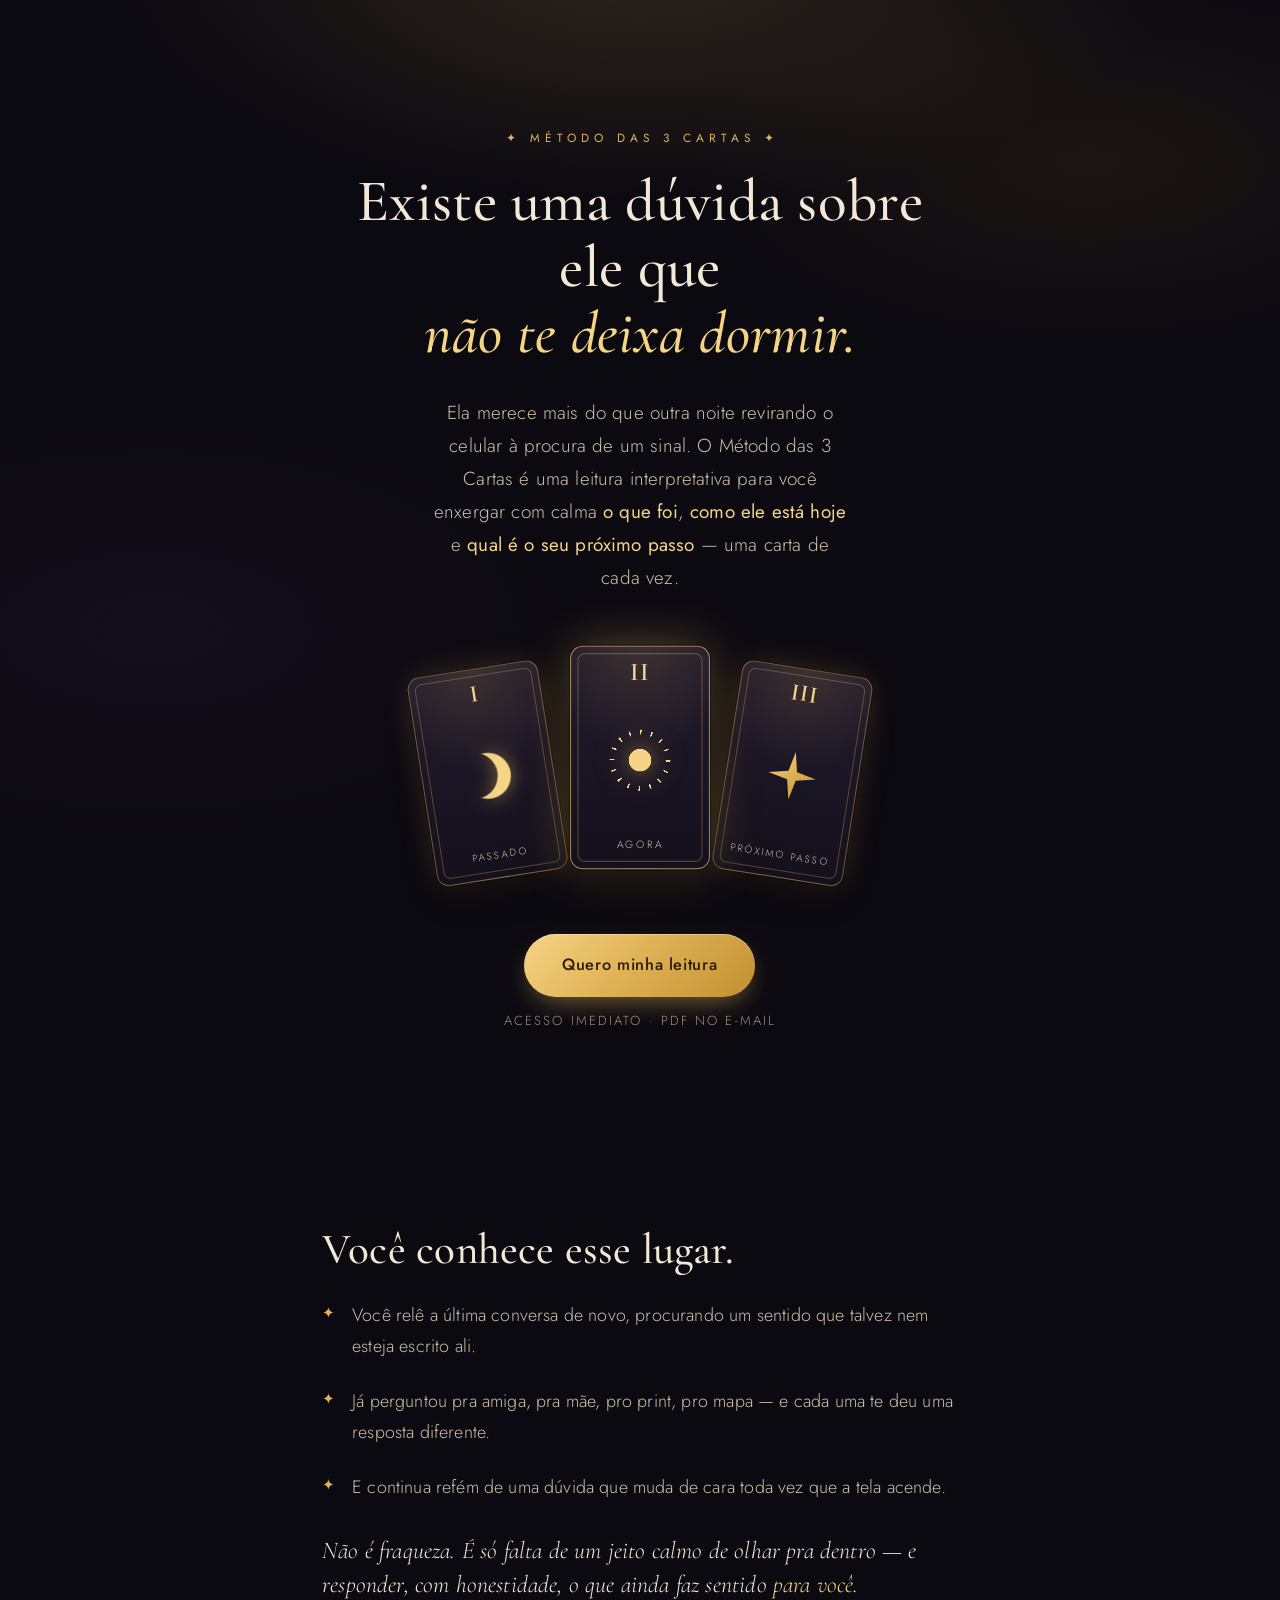
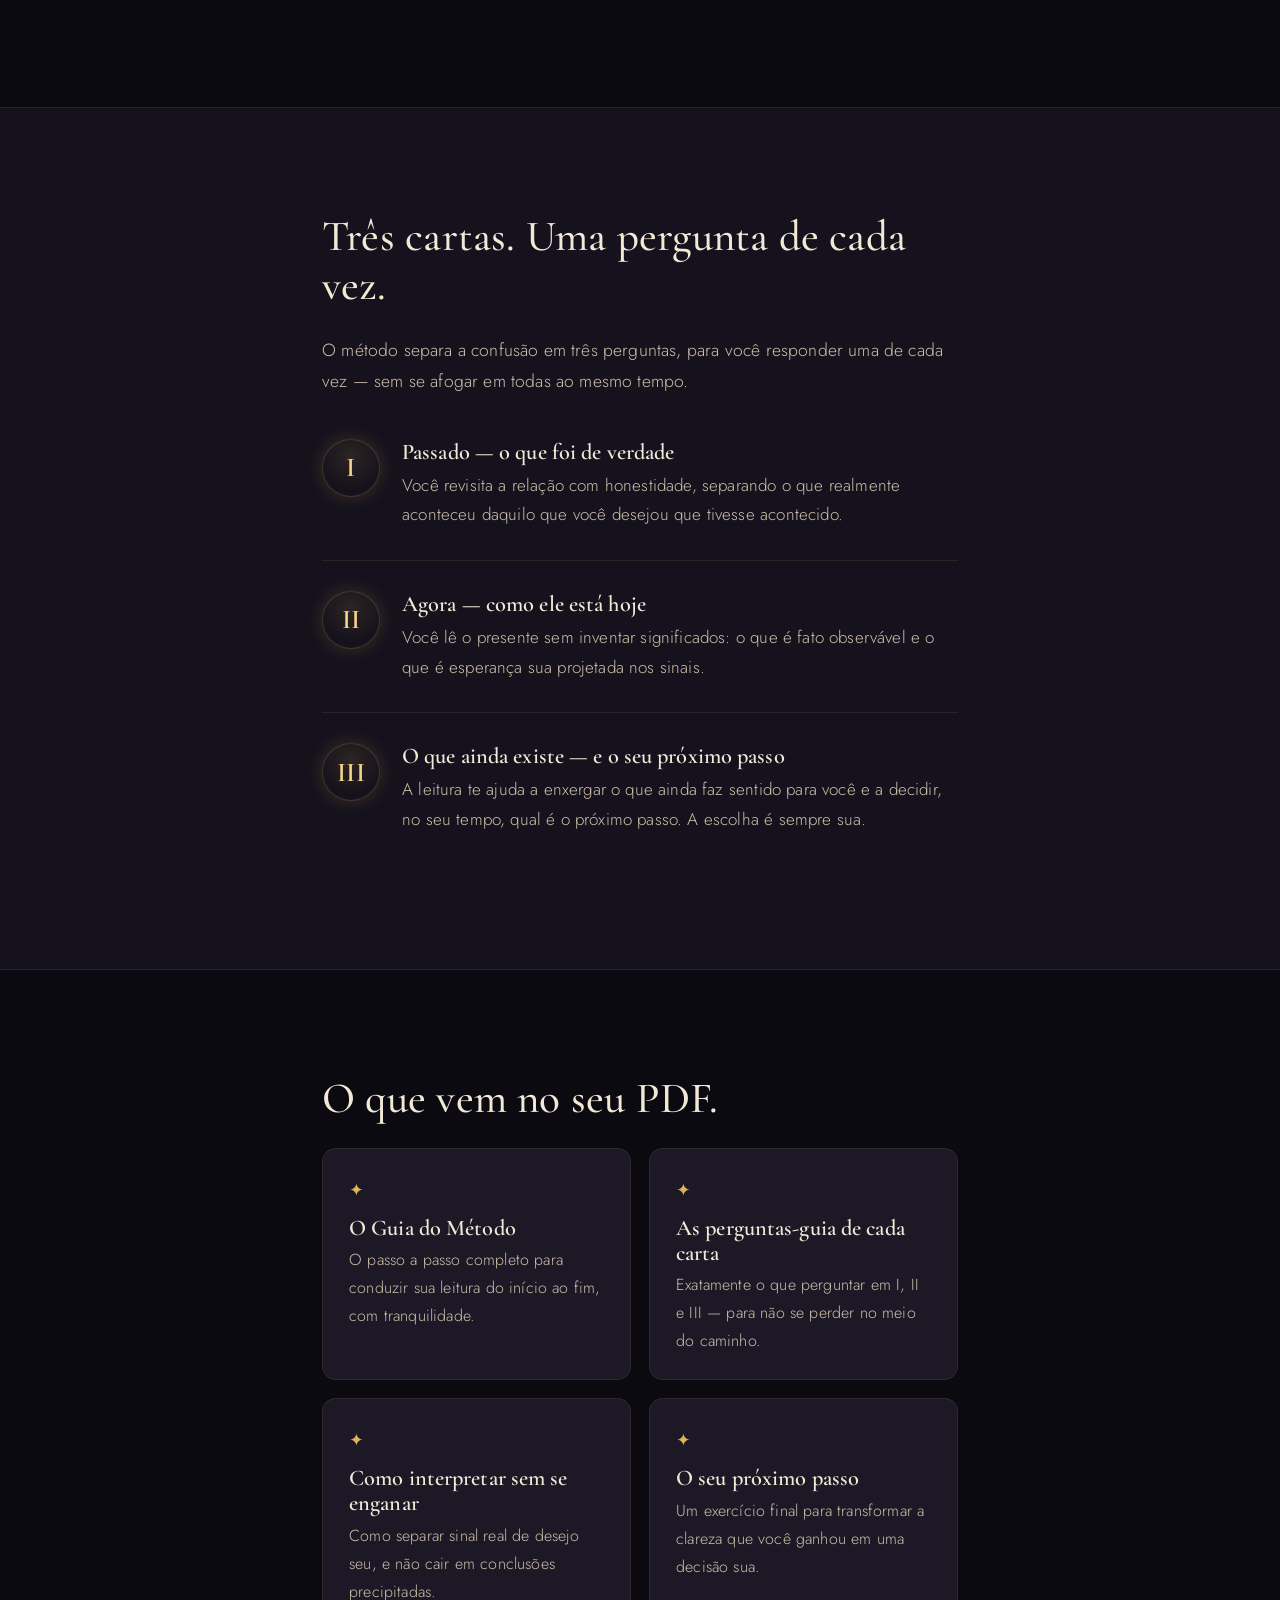
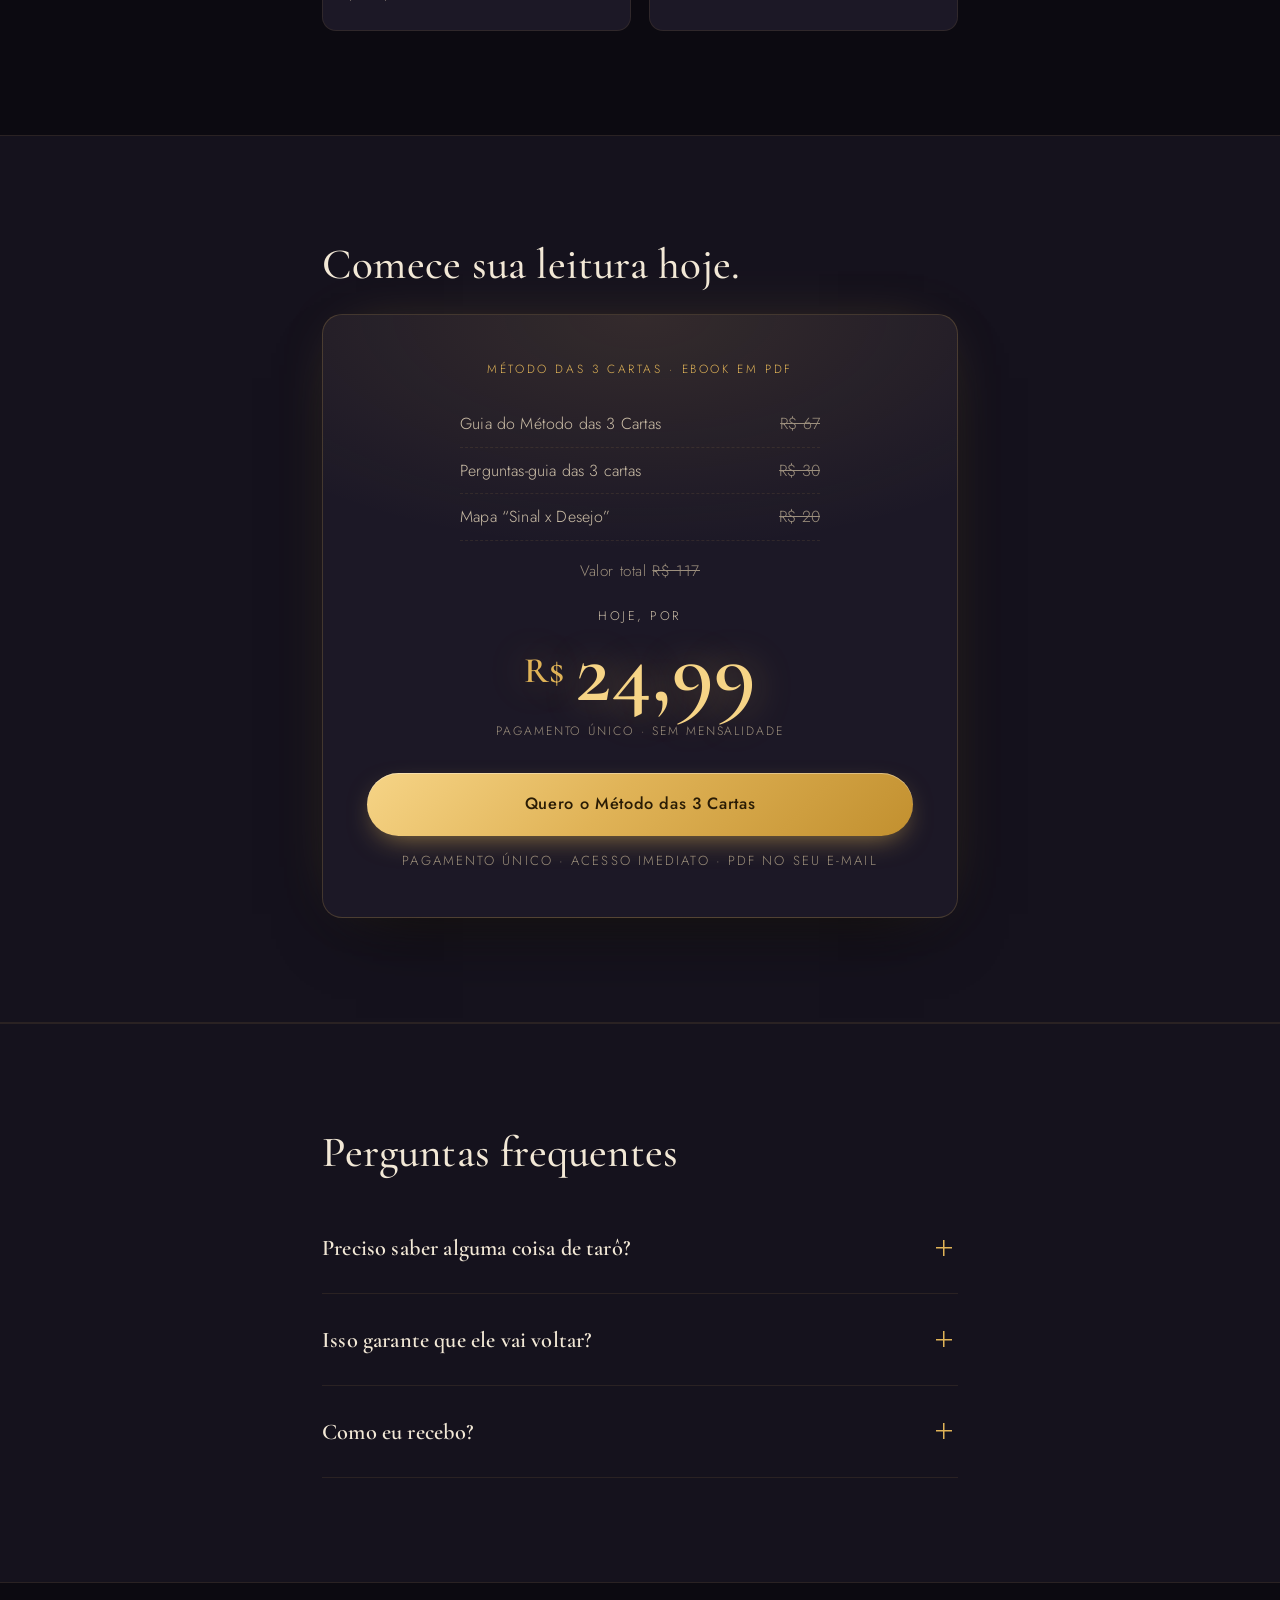
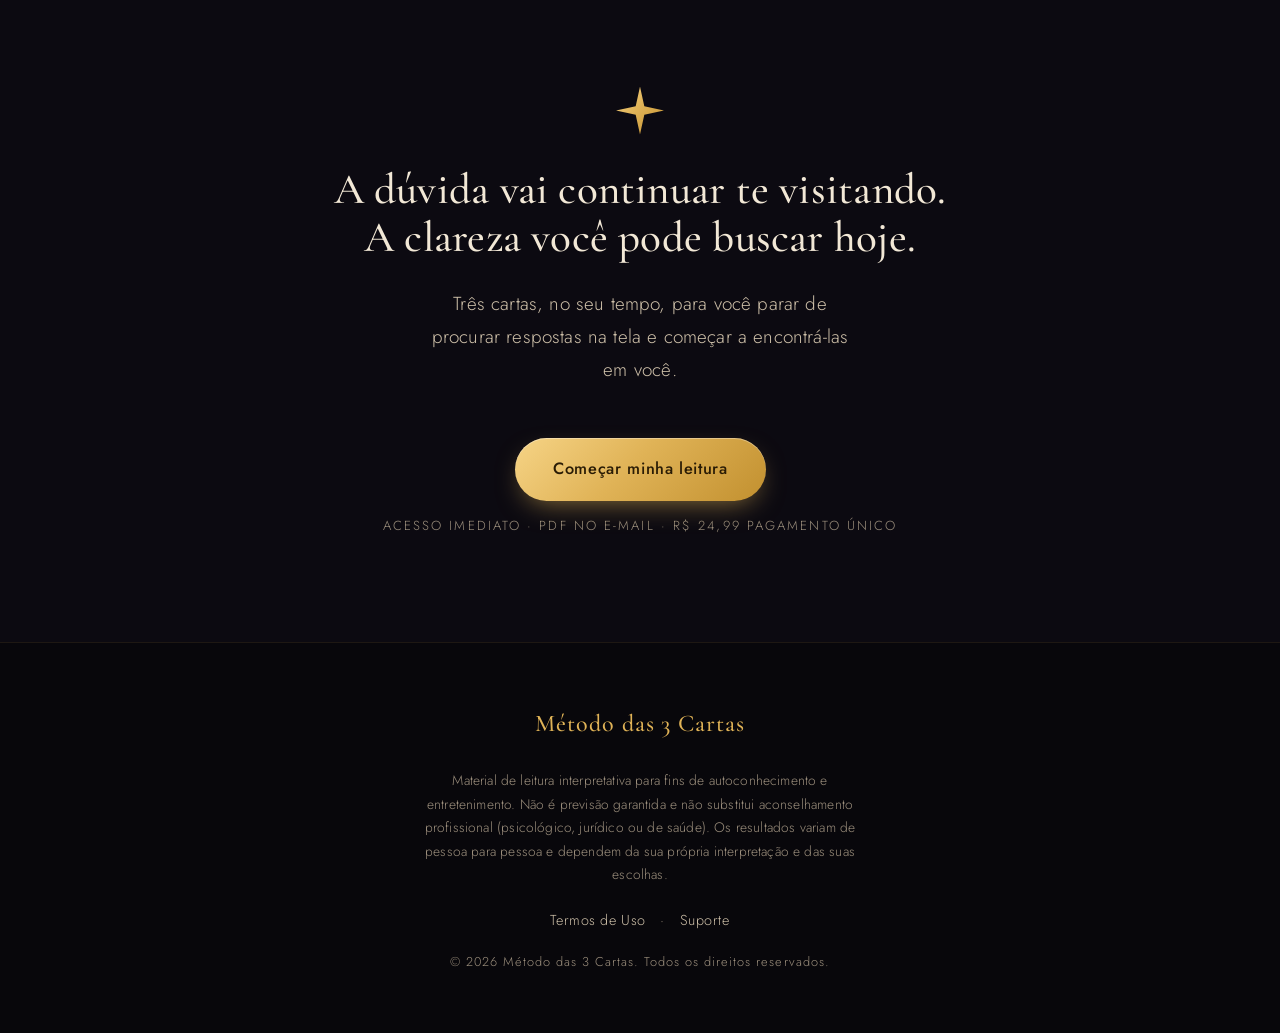
<file: entrega-metodo-3-cartas/index.html>
<!DOCTYPE html>
<html lang="pt-BR">
<head>
  <meta charset="UTF-8" />
  <meta name="viewport" content="width=device-width, initial-scale=1.0" />
  <title>Método das 3 Cartas — clareza sobre o seu ex, em três cartas</title>
  <meta name="description" content="Uma leitura interpretativa em 3 cartas para você ganhar clareza sobre um ex: o que foi, como ele está e qual é o seu próximo passo. Autoconhecimento, não promessa de resultado." />
  <meta name="theme-color" content="#0c0a11" />

  <!-- favicon: estrela dourada (SVG inline, sem arquivo externo) -->
  <link rel="icon" href="data:image/svg+xml,%3Csvg xmlns='http://www.w3.org/2000/svg' viewBox='0 0 32 32'%3E%3Cpolygon points='16,1 19,13 31,16 19,19 16,31 13,19 1,16 13,13' fill='%23e0b357'/%3E%3C/svg%3E" />

  <!-- Open Graph -->
  <meta property="og:type" content="website" />
  <meta property="og:title" content="Método das 3 Cartas" />
  <meta property="og:description" content="Três cartas para você enxergar com calma o que foi, como ele está e qual é o seu próximo passo." />
  <meta property="og:locale" content="pt_BR" />

  <!-- Google Fonts: Cormorant Garamond (títulos) + Jost (corpo) -->
  <link rel="preconnect" href="https://fonts.googleapis.com" />
  <link rel="preconnect" href="https://fonts.gstatic.com" crossorigin />
  <link href="https://fonts.googleapis.com/css2?family=Cormorant+Garamond:ital,wght@0,400;0,500;0,600;1,400;1,500&family=Jost:wght@300;400;500&display=swap" rel="stylesheet" />

  <link rel="stylesheet" href="css/styles.css" />
</head>
<body>
  <!-- brilho de fundo decorativo -->
  <div class="aura" aria-hidden="true"></div>

  <main>
    <!-- 1. HERO -->
    <header class="hero" id="topo">
      <div class="wrap">
        <p class="kicker reveal">✦ Método das 3 Cartas ✦</p>

        <h1 class="reveal">
          Existe uma dúvida sobre ele que<br />
          <em>não te deixa dormir.</em>
        </h1>

        <p class="subhead reveal">
          Ela merece mais do que outra noite revirando o celular à procura de um sinal.
          O Método das 3 Cartas é uma leitura interpretativa para você enxergar com calma
          <strong>o que foi</strong>, <strong>como ele está hoje</strong> e
          <strong>qual é o seu próximo passo</strong> — uma carta de cada vez.
        </p>

        <!-- as 3 cartas (estilizadas em CSS puro) -->
        <div class="cards-fan reveal" aria-hidden="true">
          <article class="tarot tarot--left">
            <span class="tarot__num">I</span>
            <span class="glyph glyph--moon"></span>
            <span class="tarot__label">Passado</span>
          </article>
          <article class="tarot tarot--center">
            <span class="tarot__num">II</span>
            <span class="glyph glyph--sun"></span>
            <span class="tarot__label">Agora</span>
          </article>
          <article class="tarot tarot--right">
            <span class="tarot__num">III</span>
            <span class="glyph glyph--star"></span>
            <span class="tarot__label">Próximo passo</span>
          </article>
        </div>

        <div class="cta-block reveal">
          <a class="btn btn--primary" href="#oferta">Quero minha leitura</a>
          <p class="cta-note">acesso imediato · PDF no e-mail</p>
        </div>
      </div>
    </header>

    <!-- 2. DOR (sem exploração) -->
    <section class="section" id="voce-se-reconhece" aria-labelledby="dor-titulo">
      <div class="wrap">
        <h2 class="reveal" id="dor-titulo">Você conhece esse lugar.</h2>
        <ul class="pain-list">
          <li class="reveal">
            Você relê a última conversa de novo, procurando um sentido que talvez nem esteja escrito ali.
          </li>
          <li class="reveal">
            Já perguntou pra amiga, pra mãe, pro print, pro mapa — e cada uma te deu uma resposta diferente.
          </li>
          <li class="reveal">
            E continua refém de uma dúvida que muda de cara toda vez que a tela acende.
          </li>
        </ul>
        <p class="pain-close reveal">
          Não é fraqueza. É só falta de um jeito calmo de olhar pra dentro — e responder, com honestidade, o que ainda faz sentido <em>para você</em>.
        </p>
      </div>
    </section>

    <!-- 3. COMO FUNCIONA -->
    <section class="section section--alt" id="como-funciona" aria-labelledby="como-titulo">
      <div class="wrap">
        <h2 class="reveal" id="como-titulo">Três cartas. Uma pergunta de cada vez.</h2>
        <p class="section-intro reveal">
          O método separa a confusão em três perguntas, para você responder uma de cada vez —
          sem se afogar em todas ao mesmo tempo.
        </p>

        <ol class="steps">
          <li class="step reveal">
            <span class="step__num" aria-hidden="true">I</span>
            <div class="step__body">
              <h3>Passado — o que foi de verdade</h3>
              <p>
                Você revisita a relação com honestidade, separando o que realmente aconteceu
                daquilo que você desejou que tivesse acontecido.
              </p>
            </div>
          </li>
          <li class="step reveal">
            <span class="step__num" aria-hidden="true">II</span>
            <div class="step__body">
              <h3>Agora — como ele está hoje</h3>
              <p>
                Você lê o presente sem inventar significados: o que é fato observável
                e o que é esperança sua projetada nos sinais.
              </p>
            </div>
          </li>
          <li class="step reveal">
            <span class="step__num" aria-hidden="true">III</span>
            <div class="step__body">
              <h3>O que ainda existe — e o seu próximo passo</h3>
              <p>
                A leitura te ajuda a enxergar o que ainda faz sentido para você e a decidir,
                no seu tempo, qual é o próximo passo. A escolha é sempre sua.
              </p>
            </div>
          </li>
        </ol>
      </div>
    </section>

    <!-- 4. O QUE VOCÊ RECEBE -->
    <section class="section" id="o-que-recebe" aria-labelledby="recebe-titulo">
      <div class="wrap">
        <h2 class="reveal" id="recebe-titulo">O que vem no seu PDF.</h2>
        <div class="gifts">
          <div class="gift reveal">
            <span class="gift__mark" aria-hidden="true">✦</span>
            <h3>O Guia do Método</h3>
            <p>O passo a passo completo para conduzir sua leitura do início ao fim, com tranquilidade.</p>
          </div>
          <div class="gift reveal">
            <span class="gift__mark" aria-hidden="true">✦</span>
            <h3>As perguntas-guia de cada carta</h3>
            <p>Exatamente o que perguntar em I, II e III — para não se perder no meio do caminho.</p>
          </div>
          <div class="gift reveal">
            <span class="gift__mark" aria-hidden="true">✦</span>
            <h3>Como interpretar sem se enganar</h3>
            <p>Como separar sinal real de desejo seu, e não cair em conclusões precipitadas.</p>
          </div>
          <div class="gift reveal">
            <span class="gift__mark" aria-hidden="true">✦</span>
            <h3>O seu próximo passo</h3>
            <p>Um exercício final para transformar a clareza que você ganhou em uma decisão sua.</p>
          </div>
        </div>
      </div>
    </section>

    <!-- 5. OFERTA -->
    <section class="section section--alt" id="oferta" aria-labelledby="oferta-titulo">
      <div class="wrap">
        <h2 class="reveal" id="oferta-titulo">Comece sua leitura hoje.</h2>

        <div class="offer reveal">
          <p class="offer__eyebrow">Método das 3 Cartas · ebook em PDF</p>

          <ul class="value-stack">
            <li><span>Guia do Método das 3 Cartas</span> <s>R$ 67</s></li>
            <li><span>Perguntas-guia das 3 cartas</span> <s>R$ 30</s></li>
            <li><span>Mapa “Sinal x Desejo”</span> <s>R$ 20</s></li>
          </ul>

          <p class="offer__from">Valor total <s>R$ 117</s></p>

          <div class="offer__price">
            <span class="offer__price-label">Hoje, por</span>
            <span class="offer__price-value"><span class="offer__cur">R$</span>24,99</span>
            <span class="offer__price-sub">pagamento único · sem mensalidade</span>
          </div>

          <a class="btn btn--primary btn--block" href="https://pay.kirvano.com/e2f0f996-5f1f-4e82-bd84-cb0ad0b394e4">
            Quero o Método das 3 Cartas
          </a>
          <p class="cta-note">Pagamento único · acesso imediato · PDF no seu e-mail</p>
        </div>
      </div>
    </section>


    <!-- 7. FAQ -->
    <section class="section section--alt" id="faq" aria-labelledby="faq-titulo">
      <div class="wrap">
        <h2 class="reveal" id="faq-titulo">Perguntas frequentes</h2>

        <div class="faq">
          <details class="faq-item reveal">
            <summary>Preciso saber alguma coisa de tarô?</summary>
            <div class="faq-answer">
              <p>
                Não. O método é um guia de leitura interpretativa, escrito passo a passo.
                Você não precisa de experiência, de baralho especial nem de “dom” nenhum —
                só seguir as perguntas de cada carta.
              </p>
            </div>
          </details>

          <details class="faq-item reveal">
            <summary>Isso garante que ele vai voltar?</summary>
            <div class="faq-answer">
              <p>
                <strong>Não.</strong> E qualquer pessoa que te promete isso está te enganando.
                Ninguém controla a decisão de outra pessoa. O que este material te entrega é
                <em>clareza</em> sobre o que aconteceu, sobre o presente e sobre o que você quer
                a partir daqui — a escolha do próximo passo é sempre sua.
              </p>
            </div>
          </details>

          <details class="faq-item reveal">
            <summary>Como eu recebo?</summary>
            <div class="faq-answer">
              <p>
                Assim que o pagamento é confirmado, o PDF chega automaticamente no e-mail que
                você cadastrar no checkout. O acesso é imediato e o material fica seu.
              </p>
            </div>
          </details>

        </div>
      </div>
    </section>

    <!-- 8. CTA FINAL -->
    <section class="section final-cta" id="comecar" aria-labelledby="final-titulo">
      <div class="wrap">
        <span class="glyph glyph--star final-cta__star" aria-hidden="true"></span>
        <h2 class="reveal" id="final-titulo">
          A dúvida vai continuar te visitando.<br />A clareza você pode buscar hoje.
        </h2>
        <p class="subhead reveal">
          Três cartas, no seu tempo, para você parar de procurar respostas na tela
          e começar a encontrá-las em você.
        </p>
        <div class="cta-block reveal">
          <a class="btn btn--primary" href="#oferta">Começar minha leitura</a>
          <p class="cta-note">acesso imediato · PDF no e-mail · R$ 24,99 pagamento único</p>
        </div>
      </div>
    </section>
  </main>

  <!-- 9. RODAPÉ -->
  <footer class="footer">
    <div class="wrap">
      <p class="footer__brand">Método das 3 Cartas</p>
      <p class="disclaimer">
        Material de leitura interpretativa para fins de autoconhecimento e entretenimento.
        Não é previsão garantida e não substitui aconselhamento profissional (psicológico,
        jurídico ou de saúde). Os resultados variam de pessoa para pessoa e dependem da sua
        própria interpretação e das suas escolhas.
      </p>
      <nav class="footer__links" aria-label="Links do rodapé">
        <a href="#">Termos de Uso</a>
        <span aria-hidden="true">·</span>
        <a href="#">Suporte</a>
      </nav>
      <p class="footer__copy">© 2026 Método das 3 Cartas. Todos os direitos reservados.</p>
    </div>
  </footer>

  <script src="js/main.js" defer></script>
</body>
</html>
</file>
<file: entrega-metodo-3-cartas/css/styles.css>
/* =========================================================
   Método das 3 Cartas — estilos
   Paleta mística: fundo quase preto, acento âmbar/dourado,
   texto creme. Tipografia: Cormorant Garamond + Jost.
   ========================================================= */

:root {
  /* cores */
  --bg:            #0c0a11;   /* fundo quase preto, leve violeta */
  --bg-elev:       #15121d;   /* superfícies elevadas */
  --bg-soft:       #1c1826;   /* caixas / cartas */
  --ink:           #f2e8d6;   /* texto creme */
  --ink-soft:      #cdbfa8;   /* texto secundário */
  --ink-mute:      #9c8f7d;   /* texto apagado */
  --gold:          #e0b357;   /* âmbar/dourado quente */
  --gold-bright:   #f6d486;
  --gold-deep:     #b07d2b;
  --line:          rgba(224, 179, 87, 0.20);
  --line-soft:     rgba(224, 179, 87, 0.10);

  /* layout */
  --reading:       680px;
  --radius:        14px;
  --radius-sm:     10px;

  /* gradientes reutilizáveis */
  --grad-gold:     linear-gradient(135deg, #f6d486 0%, #e0b357 45%, #c2902f 100%);
  --grad-gold-hover: linear-gradient(135deg, #ffe3a0 0%, #ecc169 45%, #cf9c38 100%);
}

/* ----------------------- reset enxuto ----------------------- */
*,
*::before,
*::after { box-sizing: border-box; }

html { -webkit-text-size-adjust: 100%; scroll-behavior: smooth; }

body {
  margin: 0;
  background: var(--bg);
  color: var(--ink);
  font-family: "Jost", system-ui, -apple-system, "Segoe UI", sans-serif;
  font-weight: 300;
  font-size: 1.0625rem;
  line-height: 1.75;
  letter-spacing: 0.01em;
  -webkit-font-smoothing: antialiased;
  text-rendering: optimizeLegibility;
  overflow-x: hidden;
}

img { max-width: 100%; display: block; }

a { color: var(--gold-bright); text-decoration: none; }
a:hover { text-decoration: underline; }

::selection { background: rgba(224, 179, 87, 0.28); color: #fff; }

/* ----------------------- tipografia ----------------------- */
h1, h2, h3 {
  font-family: "Cormorant Garamond", Georgia, serif;
  font-weight: 500;
  line-height: 1.12;
  letter-spacing: 0.005em;
  color: var(--ink);
  margin: 0 0 0.6em;
}

h1 {
  font-size: clamp(2.4rem, 7vw, 3.7rem);
  font-weight: 500;
}
h1 em {
  font-style: italic;
  color: var(--gold-bright);
}

h2 {
  font-size: clamp(1.9rem, 5vw, 2.7rem);
}

h3 {
  font-size: 1.4rem;
  font-weight: 600;
}

p { margin: 0 0 1.1em; }
strong { color: var(--ink); font-weight: 500; }
em { color: var(--gold-bright); font-style: italic; }

/* ----------------------- layout base ----------------------- */
.wrap {
  width: 100%;
  max-width: var(--reading);
  margin-inline: auto;
  padding-inline: 22px;
}

.section {
  padding-block: clamp(56px, 11vw, 104px);
  position: relative;
}
.section--alt {
  background: var(--bg-elev);
  border-top: 1px solid var(--line-soft);
  border-bottom: 1px solid var(--line-soft);
}

.section-intro {
  color: var(--ink-soft);
  font-size: 1.1rem;
  margin-bottom: 2.4em;
}

/* brilho de fundo decorativo (âmbar) */
.aura {
  position: fixed;
  inset: 0;
  z-index: -1;
  pointer-events: none;
  background:
    radial-gradient(60% 40% at 50% -5%, rgba(224, 179, 87, 0.16), transparent 70%),
    radial-gradient(45% 30% at 85% 18%, rgba(176, 125, 43, 0.10), transparent 70%),
    radial-gradient(50% 35% at 12% 70%, rgba(120, 80, 160, 0.07), transparent 70%);
}

/* ----------------------- HERO ----------------------- */
.hero {
  padding-block: clamp(64px, 14vw, 128px) clamp(48px, 10vw, 88px);
  text-align: center;
  position: relative;
}

.kicker {
  font-family: "Jost", sans-serif;
  text-transform: uppercase;
  letter-spacing: 0.42em;
  font-size: 0.74rem;
  font-weight: 400;
  color: var(--gold);
  margin-bottom: 1.6em;
  padding-left: 0.42em; /* compensa o tracking final */
}

.hero h1 { margin-bottom: 0.5em; }

.subhead {
  color: var(--ink-soft);
  font-size: 1.18rem;
  font-weight: 300;
  max-width: 38ch;
  margin-inline: auto;
  margin-bottom: 0;
}
.subhead strong { color: var(--gold-bright); font-weight: 400; }

/* ----------------------- as 3 cartas (CSS puro) ----------------------- */
.cards-fan {
  display: flex;
  justify-content: center;
  align-items: flex-end;
  gap: clamp(10px, 3vw, 22px);
  margin-block: clamp(40px, 8vw, 64px);
  perspective: 1200px;
}

.tarot {
  position: relative;
  width: clamp(92px, 27vw, 132px);
  aspect-ratio: 5 / 8;
  border-radius: 12px;
  background:
    radial-gradient(120% 80% at 50% 0%, rgba(224, 179, 87, 0.14), transparent 60%),
    linear-gradient(180deg, #211b2c 0%, #14101c 100%);
  border: 1px solid rgba(224, 179, 87, 0.45);
  box-shadow:
    0 0 0 1px rgba(0, 0, 0, 0.4),
    0 18px 40px -18px rgba(0, 0, 0, 0.8),
    0 0 34px -6px rgba(224, 179, 87, 0.30);
  display: flex;
  flex-direction: column;
  align-items: center;
  justify-content: space-between;
  padding: 12px 6px 14px;
  transition: transform 0.5s ease, box-shadow 0.5s ease;
}

/* moldura ornamental interna */
.tarot::before {
  content: "";
  position: absolute;
  inset: 6px;
  border: 1px solid rgba(224, 179, 87, 0.32);
  border-radius: 7px;
  pointer-events: none;
}

/* leve abertura em leque */
.tarot--left  { transform: rotate(-9deg) translateY(10px); }
.tarot--right { transform: rotate(9deg)  translateY(10px); }
.tarot--center {
  transform: translateY(-6px) scale(1.06);
  z-index: 2;
  border-color: rgba(246, 212, 134, 0.6);
  box-shadow:
    0 0 0 1px rgba(0, 0, 0, 0.4),
    0 22px 50px -18px rgba(0, 0, 0, 0.85),
    0 0 48px -4px rgba(224, 179, 87, 0.45);
}

.cards-fan:hover .tarot--left  { transform: rotate(-12deg) translateY(4px); }
.cards-fan:hover .tarot--right { transform: rotate(12deg)  translateY(4px); }
.cards-fan:hover .tarot--center { transform: translateY(-12px) scale(1.08); }

.tarot__num {
  font-family: "Cormorant Garamond", serif;
  font-size: 1.5rem;
  font-weight: 600;
  color: var(--gold-bright);
  letter-spacing: 0.05em;
  line-height: 1;
}

.tarot__label {
  font-family: "Jost", sans-serif;
  font-size: 0.62rem;
  text-transform: uppercase;
  letter-spacing: 0.22em;
  color: var(--ink-soft);
  text-align: center;
  padding-inline: 2px;
}

/* ---- glifos celestes desenhados em CSS puro ---- */
.glyph {
  position: relative;
  display: inline-block;
  filter: drop-shadow(0 0 9px rgba(224, 179, 87, 0.55));
}

/* lua crescente */
.glyph--moon {
  width: 46px;
  height: 46px;
  border-radius: 50%;
  background: transparent;
  box-shadow: inset -13px -2px 0 0 var(--gold-bright);
}

/* sol radiante (disco + raios via máscara) */
.glyph--sun {
  width: 32px;
  height: 32px;
  border-radius: 50%;
  background: radial-gradient(circle, var(--gold-bright) 0 46%, transparent 48%);
}
.glyph--sun::before {
  content: "";
  position: absolute;
  inset: -13px;
  border-radius: 50%;
  background: repeating-conic-gradient(var(--gold-bright) 0 3deg, transparent 3deg 22.5deg);
  -webkit-mask: radial-gradient(circle, transparent 0 58%, #000 60%);
          mask: radial-gradient(circle, transparent 0 58%, #000 60%);
}

/* estrela de quatro pontas (faísca) */
.glyph--star {
  width: 48px;
  height: 48px;
  background: var(--grad-gold);
  clip-path: polygon(
    50% 0%, 59% 41%, 100% 50%, 59% 59%,
    50% 100%, 41% 59%, 0% 50%, 41% 41%
  );
}

/* ----------------------- botões CTA ----------------------- */
.cta-block { margin-top: clamp(34px, 7vw, 52px); }

.btn {
  --pad-y: 17px;
  display: inline-block;
  font-family: "Jost", sans-serif;
  font-weight: 500;
  font-size: 1.02rem;
  letter-spacing: 0.04em;
  text-align: center;
  padding: var(--pad-y) 38px;
  border-radius: 999px;
  cursor: pointer;
  border: none;
  transition: transform 0.25s ease, box-shadow 0.25s ease, background 0.25s ease;
  text-decoration: none;
  will-change: transform;
}
.btn:hover { text-decoration: none; }

.btn--primary {
  background: var(--grad-gold);
  color: #2a1c05;
  box-shadow:
    0 10px 28px -10px rgba(224, 179, 87, 0.65),
    inset 0 1px 0 rgba(255, 255, 255, 0.35);
}
.btn--primary:hover {
  background: var(--grad-gold-hover);
  transform: translateY(-2px);
  box-shadow:
    0 16px 36px -10px rgba(224, 179, 87, 0.8),
    inset 0 1px 0 rgba(255, 255, 255, 0.45);
}
.btn--primary:active { transform: translateY(0); }

.btn--block {
  display: block;
  width: 100%;
}

.cta-note {
  margin-top: 1.1em;
  margin-bottom: 0;
  font-size: 0.82rem;
  letter-spacing: 0.16em;
  text-transform: uppercase;
  color: var(--ink-mute);
}

/* ----------------------- DOR ----------------------- */
.pain-list {
  list-style: none;
  padding: 0;
  margin: 0 0 1.8em;
}
.pain-list li {
  position: relative;
  padding-left: 30px;
  margin-bottom: 1.3em;
  color: var(--ink-soft);
  font-size: 1.12rem;
}
.pain-list li::before {
  content: "✦";
  position: absolute;
  left: 0;
  top: 0.05em;
  color: var(--gold);
  font-size: 0.85em;
}
.pain-close {
  font-family: "Cormorant Garamond", serif;
  font-size: 1.5rem;
  font-style: italic;
  line-height: 1.45;
  color: var(--ink);
  margin: 0;
}

/* ----------------------- COMO FUNCIONA (passos) ----------------------- */
.steps {
  list-style: none;
  counter-reset: none;
  padding: 0;
  margin: 0;
}
.step {
  display: flex;
  gap: 22px;
  align-items: flex-start;
  padding-block: clamp(22px, 5vw, 30px);
  border-top: 1px solid var(--line-soft);
}
.step:first-child { border-top: none; padding-top: 0; }

.step__num {
  flex: 0 0 auto;
  width: 58px;
  height: 58px;
  display: grid;
  place-items: center;
  border-radius: 50%;
  border: 1px solid var(--line);
  background: radial-gradient(circle at 50% 30%, rgba(224, 179, 87, 0.12), transparent 70%);
  font-family: "Cormorant Garamond", serif;
  font-size: 1.7rem;
  font-weight: 600;
  color: var(--gold-bright);
  box-shadow: 0 0 22px -6px rgba(224, 179, 87, 0.4);
}
.step__body h3 { margin-bottom: 0.3em; }
.step__body p { color: var(--ink-soft); margin: 0; }

/* ----------------------- O QUE VOCÊ RECEBE ----------------------- */
.gifts {
  display: grid;
  grid-template-columns: 1fr;
  gap: 18px;
}
.gift {
  background: var(--bg-soft);
  border: 1px solid var(--line-soft);
  border-radius: var(--radius);
  padding: 26px 26px 24px;
  transition: border-color 0.3s ease, transform 0.3s ease;
}
.gift:hover {
  border-color: var(--line);
  transform: translateY(-2px);
}
.gift__mark {
  display: inline-block;
  color: var(--gold);
  font-size: 1.1rem;
  margin-bottom: 0.5em;
}
.gift h3 { margin-bottom: 0.3em; }
.gift p { color: var(--ink-soft); margin: 0; font-size: 1rem; }

/* ----------------------- OFERTA ----------------------- */
.offer {
  background:
    radial-gradient(120% 60% at 50% 0%, rgba(224, 179, 87, 0.12), transparent 65%),
    var(--bg-soft);
  border: 1px solid var(--line);
  border-radius: 20px;
  padding: clamp(28px, 6vw, 44px);
  text-align: center;
  box-shadow: 0 30px 70px -34px rgba(0, 0, 0, 0.9), 0 0 60px -30px rgba(224, 179, 87, 0.4);
}
.offer__eyebrow {
  text-transform: uppercase;
  letter-spacing: 0.22em;
  font-size: 0.74rem;
  color: var(--gold);
  margin-bottom: 1.8em;
}

.value-stack {
  list-style: none;
  padding: 0;
  margin: 0 0 1em;
  text-align: left;
  max-width: 360px;
  margin-inline: auto;
}
.value-stack li {
  display: flex;
  justify-content: space-between;
  gap: 14px;
  padding-block: 0.55em;
  border-bottom: 1px dashed var(--line-soft);
  color: var(--ink-soft);
  font-size: 1rem;
}
.value-stack s { color: var(--ink-mute); white-space: nowrap; }

.offer__from {
  color: var(--ink-mute);
  font-size: 0.95rem;
  letter-spacing: 0.04em;
  margin: 0.4em 0 1.4em;
}
.offer__from s { color: var(--ink-mute); }

.offer__price {
  display: flex;
  flex-direction: column;
  align-items: center;
  margin-bottom: 1.8em;
}
.offer__price-label {
  text-transform: uppercase;
  letter-spacing: 0.2em;
  font-size: 0.78rem;
  color: var(--ink-soft);
  margin-bottom: 0.1em;
}
.offer__price-value {
  font-family: "Cormorant Garamond", serif;
  font-weight: 600;
  font-size: clamp(4rem, 16vw, 5.6rem);
  line-height: 0.95;
  color: var(--gold-bright);
  display: inline-flex;
  align-items: center;
  gap: 0.12em;
  text-shadow: 0 0 38px rgba(224, 179, 87, 0.4);
}
.offer__cur {
  font-size: 0.4em;
  margin-top: 0;
  color: var(--gold);
}
.offer__price-sub {
  text-transform: uppercase;
  letter-spacing: 0.16em;
  font-size: 0.76rem;
  color: var(--ink-mute);
  margin-top: 0.6em;
}

/* ----------------------- GARANTIA ----------------------- */
.guarantee {
  display: flex;
  gap: 26px;
  align-items: center;
  background: var(--bg-soft);
  border: 1px solid var(--line-soft);
  border-radius: var(--radius);
  padding: clamp(26px, 5vw, 38px);
}
.guarantee h2 { font-size: clamp(1.6rem, 4.5vw, 2.1rem); margin-bottom: 0.35em; }
.guarantee p { color: var(--ink-soft); margin: 0; }

.guarantee__seal {
  flex: 0 0 auto;
  width: 96px;
  height: 96px;
  border-radius: 50%;
  display: grid;
  place-content: center;
  text-align: center;
  border: 2px solid var(--gold);
  box-shadow:
    inset 0 0 0 4px rgba(12, 10, 17, 1),
    inset 0 0 0 5px var(--line),
    0 0 30px -8px rgba(224, 179, 87, 0.6);
  background: radial-gradient(circle, rgba(224, 179, 87, 0.12), transparent 70%);
}
.guarantee__seal-num {
  font-family: "Cormorant Garamond", serif;
  font-size: 2.6rem;
  font-weight: 600;
  line-height: 0.9;
  color: var(--gold-bright);
}
.guarantee__seal-txt {
  display: block;
  text-transform: uppercase;
  letter-spacing: 0.22em;
  font-size: 0.66rem;
  color: var(--gold);
}

/* ----------------------- FAQ ----------------------- */
.faq { margin-top: 0.5em; }

.faq-item {
  border-bottom: 1px solid var(--line-soft);
}
.faq-item summary {
  list-style: none;
  cursor: pointer;
  padding: 1.15em 44px 1.15em 0;
  position: relative;
  font-family: "Cormorant Garamond", serif;
  font-size: 1.4rem;
  font-weight: 600;
  color: var(--ink);
  transition: color 0.25s ease;
}
.faq-item summary::-webkit-details-marker { display: none; }
.faq-item summary:hover { color: var(--gold-bright); }

/* sinal de + / − */
.faq-item summary::after {
  content: "";
  position: absolute;
  right: 6px;
  top: 50%;
  width: 16px;
  height: 16px;
  margin-top: -8px;
  background:
    linear-gradient(var(--gold), var(--gold)) center / 16px 1.5px no-repeat,
    linear-gradient(var(--gold), var(--gold)) center / 1.5px 16px no-repeat;
  transition: transform 0.3s ease, opacity 0.3s ease;
}
.faq-item[open] summary::after {
  transform: rotate(90deg);
}
.faq-item[open] summary::after {
  background:
    linear-gradient(var(--gold), var(--gold)) center / 16px 1.5px no-repeat;
}

.faq-answer {
  padding: 0 44px 1.4em 0;
}
.faq-answer p {
  color: var(--ink-soft);
  margin: 0;
}
.faq-answer strong { color: var(--gold-bright); font-weight: 500; }

/* animação de abertura (progressive enhancement) */
.faq-item[open] .faq-answer {
  animation: faq-reveal 0.4s ease;
}
@keyframes faq-reveal {
  from { opacity: 0; transform: translateY(-6px); }
  to   { opacity: 1; transform: translateY(0); }
}

/* ----------------------- CTA FINAL ----------------------- */
.final-cta { text-align: center; }
.final-cta__star {
  margin-bottom: 1.2em;
}
.final-cta .subhead { margin-top: 0.4em; }

/* ----------------------- RODAPÉ ----------------------- */
.footer {
  background: #08070b;
  border-top: 1px solid var(--line-soft);
  padding-block: clamp(40px, 8vw, 60px);
  text-align: center;
}
.footer__brand {
  font-family: "Cormorant Garamond", serif;
  font-size: 1.5rem;
  font-weight: 500;
  color: var(--gold);
  letter-spacing: 0.04em;
  margin-bottom: 1em;
}
.disclaimer {
  color: var(--ink-mute);
  font-size: 0.86rem;
  line-height: 1.7;
  max-width: 56ch;
  margin-inline: auto;
  margin-bottom: 1.6em;
}
.footer__links {
  margin-bottom: 1.2em;
  color: var(--ink-mute);
  font-size: 0.9rem;
  letter-spacing: 0.04em;
}
.footer__links a { color: var(--ink-soft); }
.footer__links span { margin-inline: 10px; }
.footer__copy {
  color: var(--ink-mute);
  font-size: 0.8rem;
  letter-spacing: 0.08em;
  margin: 0;
}

/* ----------------------- animação de entrada (reveal) -----------------------
   Visível por padrão — se o JS não rodar, o conteúdo aparece normalmente.
   O main.js adiciona .reveal-ready no <body> para então ativar o efeito.     */
.reveal { transition: opacity 0.8s ease, transform 0.8s ease; }

.reveal-ready .reveal {
  opacity: 0;
  transform: translateY(22px);
}
.reveal-ready .reveal.is-visible {
  opacity: 1;
  transform: none;
}

/* ----------------------- responsivo ----------------------- */
@media (min-width: 600px) {
  .gifts { grid-template-columns: 1fr 1fr; }
}

@media (max-width: 460px) {
  .guarantee { flex-direction: column; text-align: center; gap: 18px; }
  .step { gap: 16px; }
  .step__num { width: 50px; height: 50px; font-size: 1.4rem; }
}

/* fan das cartas mais enxuto em telas estreitas, para nada ser cortado */
@media (max-width: 430px) {
  .cards-fan { gap: 6px; }
  .tarot { width: 25vw; }
  .tarot__label { font-size: 0.56rem; letter-spacing: 0.14em; }
  .tarot--left  { transform: rotate(-7deg) translateY(8px); }
  .tarot--right { transform: rotate(7deg)  translateY(8px); }
  .tarot--center { transform: translateY(-5px) scale(1.04); }
}

/* respeita quem prefere menos movimento */
@media (prefers-reduced-motion: reduce) {
  html { scroll-behavior: auto; }
  .reveal,
  .reveal-ready .reveal { opacity: 1; transform: none; transition: none; }
  .tarot, .btn, .gift { transition: none; }
  .faq-item[open] .faq-answer { animation: none; }
}
</file>
